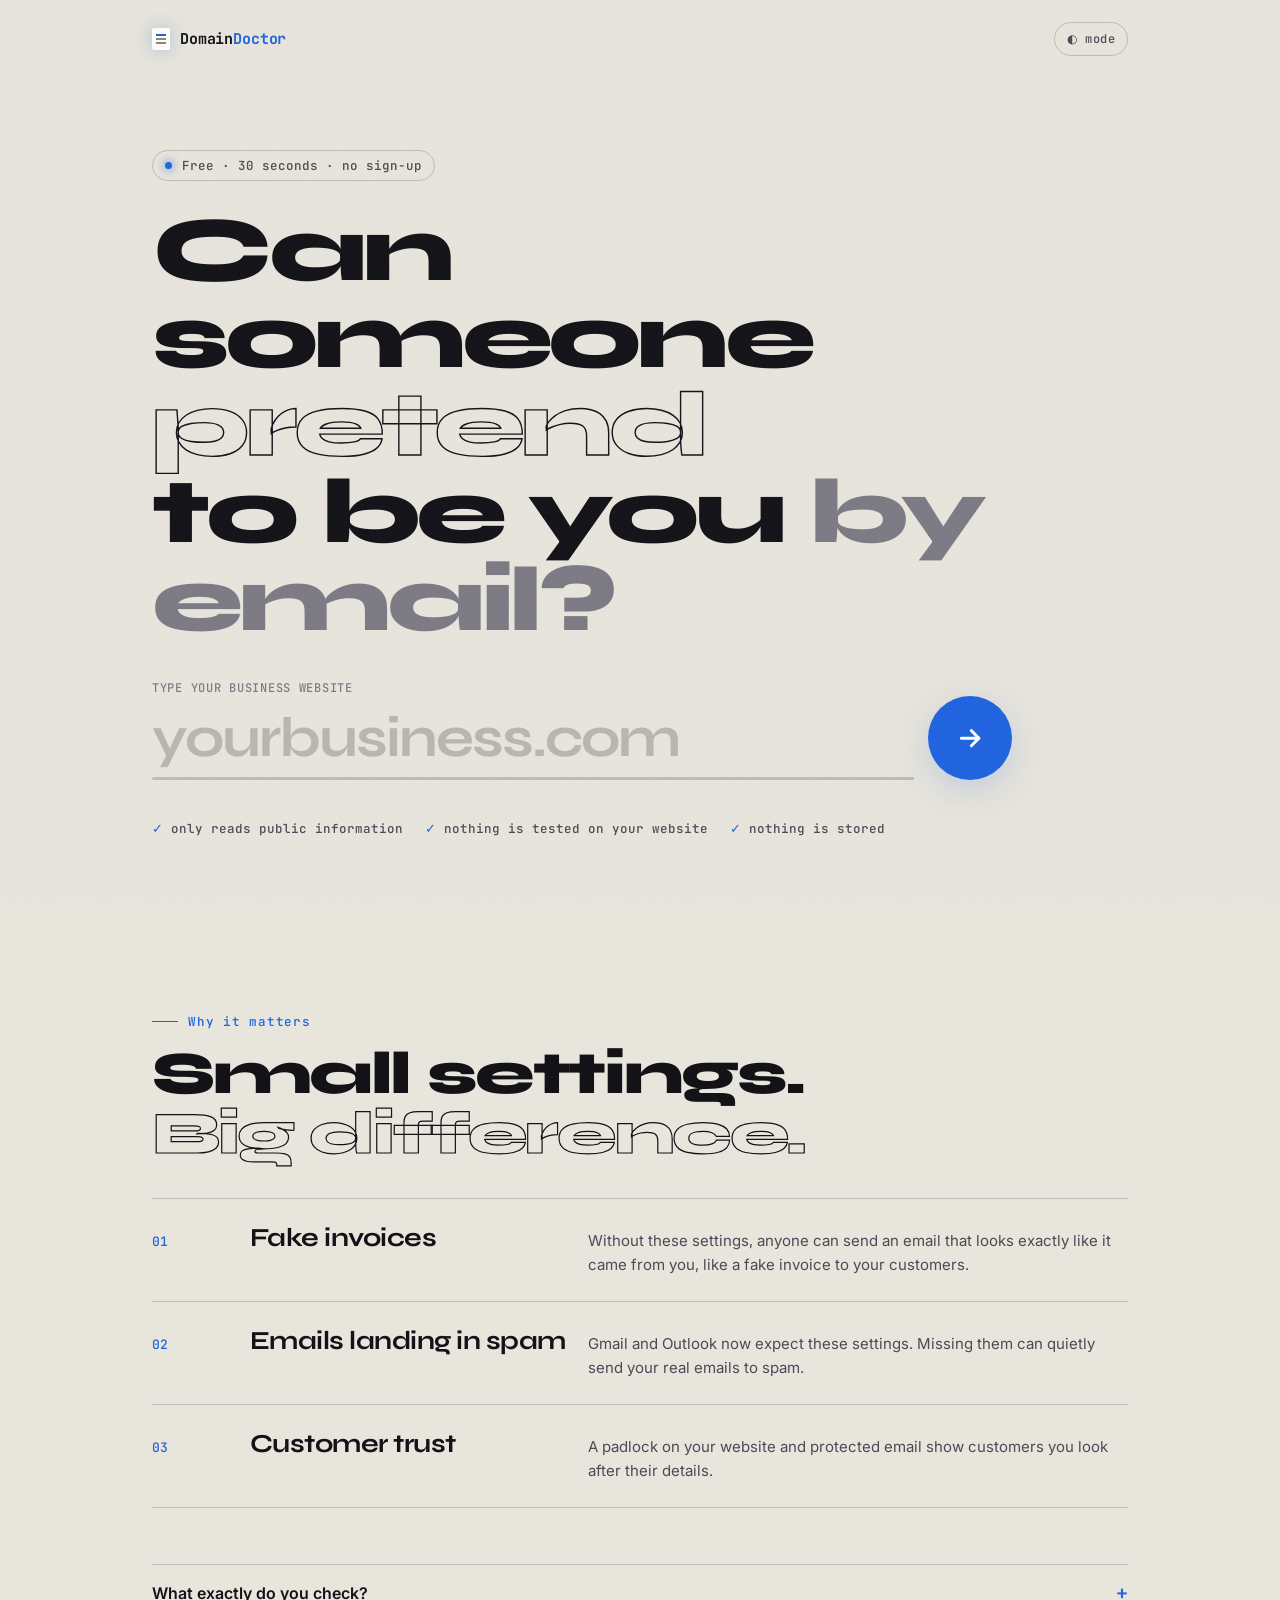
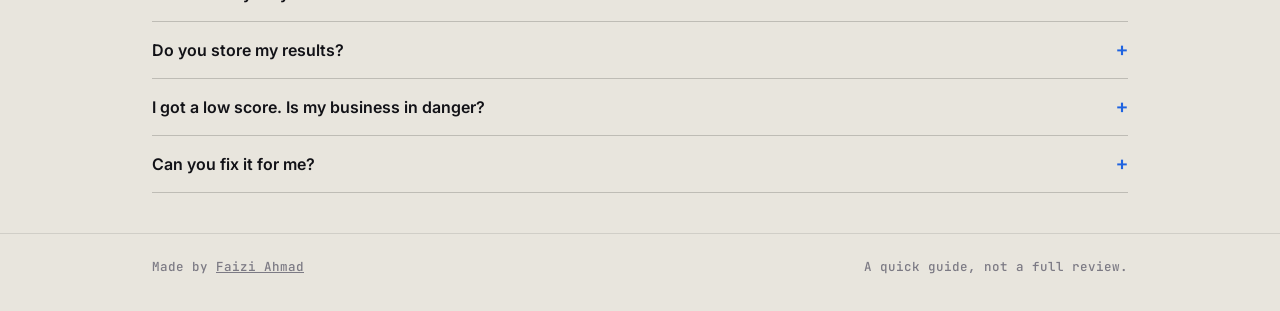
<file: index.html>
<!doctype html>
<html lang="en">
<head>
<meta charset="utf-8">
<meta name="viewport" content="width=device-width, initial-scale=1">
<title>DomainDoctor — Free Domain Check-up</title>
<meta name="description" content="Free 30-second check: can someone send emails pretending to be your business? Plain-English results and simple fixes. Uses public information only.">
<meta property="og:title" content="Can someone pretend to be your business by email?">
<meta property="og:description" content="Free 30-second DomainDoctor check-up with plain-English fixes.">
<meta name="theme-color" content="#0a0a0f">
<link rel="icon" href="data:image/svg+xml,%3Csvg xmlns='http://www.w3.org/2000/svg' viewBox='0 0 32 32'%3E%3Crect width='32' height='32' rx='7' fill='%230a0a0f'/%3E%3Crect x='7' y='6' width='18' height='21' rx='1.5' fill='%23f2efe6'/%3E%3Cpath d='M11 12h10M11 16h10M11 20h6' stroke='%233d8bff' stroke-width='2'/%3E%3C/svg%3E">
<link rel="preconnect" href="https://fonts.googleapis.com">
<link rel="preconnect" href="https://fonts.gstatic.com" crossorigin>
<link href="https://fonts.googleapis.com/css2?family=Syne:wght@600;700;800&family=Inter:wght@400;500;600&family=JetBrains+Mono:wght@400;500;700&display=swap" rel="stylesheet">
<style>
:root {
  --stage: #0a0a0f;
  --stage-2: #111118;
  --text: #f4f4f7;
  --text-2: #a9a9b8;
  --muted: #6c6c7e;
  --line: rgba(255,255,255,.09);
  --line-2: rgba(255,255,255,.16);
  --brand: #3d8bff;
  --brand-glow: rgba(61,139,255,.45);
  --paper: #f2efe6;
  --paper-2: #e7e3d7;
  --ink: #1b1a17;
  --ink-2: #57544c;
  --ink-3: #8a867b;
  --red: #d8323a;
  --amber: #c27a06;
  --green: #17864a;
  --display: "Syne", "Inter", system-ui, sans-serif;
  --sans: "Inter", system-ui, -apple-system, "Segoe UI", sans-serif;
  --mono: "JetBrains Mono", ui-monospace, Menlo, monospace;
  --ease: cubic-bezier(.22,1,.36,1);
  color-scheme: dark;
}
@media (prefers-color-scheme: light) {
  :root:not([data-theme="dark"]) {
    --stage: #e8e5dd; --stage-2: #dedad0; --text: #121217; --text-2: #4b4a55; --muted: #7c7a84;
    --line: rgba(0,0,0,.1); --line-2: rgba(0,0,0,.18); --brand: #1f63e0; --brand-glow: rgba(31,99,224,.3);
    --paper: #fffdf7; --paper-2: #f1ede2; color-scheme: light;
  }
}
:root[data-theme="light"] {
  --stage: #e8e5dd; --stage-2: #dedad0; --text: #121217; --text-2: #4b4a55; --muted: #7c7a84;
  --line: rgba(0,0,0,.1); --line-2: rgba(0,0,0,.18); --brand: #1f63e0; --brand-glow: rgba(31,99,224,.3);
  --paper: #fffdf7; --paper-2: #f1ede2; color-scheme: light;
}
* { box-sizing: border-box; }
html { -webkit-text-size-adjust: 100%; }
body { margin: 0; background: var(--stage); color: var(--text); font: 15px/1.6 var(--sans); -webkit-font-smoothing: antialiased; overflow-x: hidden; transition: background .3s, color .3s; }
body::after { content: ""; position: fixed; inset: 0; pointer-events: none; z-index: 50; opacity: .04; background-image: url("data:image/svg+xml,%3Csvg xmlns='http://www.w3.org/2000/svg' width='160' height='160'%3E%3Cfilter id='n'%3E%3CfeTurbulence type='fractalNoise' baseFrequency='.9' numOctaves='3' stitchTiles='stitch'/%3E%3C/filter%3E%3Crect width='100%25' height='100%25' filter='url(%23n)'/%3E%3C/svg%3E"); }
::selection { background: var(--brand); color: #fff; }
a { color: inherit; }
button, input { font: inherit; color: inherit; }
:focus-visible { outline: 2px solid var(--brand); outline-offset: 3px; border-radius: 6px; }
.wrap { max-width: 1040px; margin: 0 auto; padding: 0 16px; }
@media (min-width: 768px) { .wrap { padding: 0 32px; } }
.sr-only { position: absolute; width: 1px; height: 1px; overflow: hidden; clip: rect(0 0 0 0); white-space: nowrap; }
.mono { font-family: var(--mono); }

/* top bar */
.top { display: flex; align-items: center; justify-content: space-between; padding: 22px 0; }
.logo { font: 700 15px var(--mono); letter-spacing: -.01em; text-decoration: none; display: flex; align-items: center; gap: 10px; }
.logo b { color: var(--brand); }
.logo .logo-slip { width: 18px; height: 22px; background: var(--paper); border-radius: 2px; position: relative; box-shadow: 0 0 18px var(--brand-glow); }
.logo .logo-slip::before { content: ""; position: absolute; left: 4px; right: 4px; top: 6px; height: 2px; background: var(--brand); box-shadow: 0 4px 0 var(--ink-3), 0 8px 0 var(--ink-3); }
.theme { height: 34px; padding: 0 12px; border-radius: 999px; border: 1px solid var(--line-2); background: transparent; cursor: pointer; font: 500 12px var(--mono); color: var(--text-2); letter-spacing: .04em; }
.theme:hover { color: var(--text); border-color: var(--brand); }

/* hero */
.hero { padding: clamp(28px, 6vw, 72px) 0 12px; }
.tag { display: inline-flex; align-items: center; gap: 10px; font: 500 12.5px var(--mono); color: var(--text-2); border: 1px solid var(--line-2); padding: 6px 12px; border-radius: 999px; }
.tag i { width: 7px; height: 7px; border-radius: 50%; background: var(--brand); box-shadow: 0 0 10px var(--brand); }
h1 { font: 800 clamp(38px, 7.4vw, 92px)/.95 var(--display); letter-spacing: -.045em; margin: 26px 0 0; }
h1 .dim { color: var(--muted); }
h1 .outline { color: transparent; -webkit-text-stroke: 1.4px var(--text); }

form { margin-top: clamp(22px, 3.4vw, 36px); display: grid; grid-template-columns: minmax(0, 1fr) auto; align-items: end; gap: 14px; max-width: 860px; }
.field { position: relative; }
.field label { display: block; font: 500 12px var(--mono); color: var(--muted); letter-spacing: .06em; margin-bottom: 6px; }
.field input { width: 100%; border: 0; outline: 0; background: transparent; font: 700 clamp(26px, 5vw, 56px)/1.15 var(--display); letter-spacing: -.035em; padding: 4px 0 10px; color: var(--brand); caret-color: var(--brand); }
.field input::placeholder { color: color-mix(in srgb, var(--text) 22%, transparent); }
.field::after { content: ""; position: absolute; left: 0; right: 0; bottom: 0; height: 3px; background: var(--line-2); border-radius: 2px; }
.field::before { content: ""; position: absolute; left: 0; bottom: 0; height: 3px; width: 100%; background: var(--brand); border-radius: 2px; z-index: 1; transform: scaleX(0); transform-origin: left; transition: transform .5s var(--ease); box-shadow: 0 0 16px var(--brand-glow); }
.field:focus-within::before { transform: scaleX(1); }
.go { width: clamp(60px, 8vw, 84px); height: clamp(60px, 8vw, 84px); border-radius: 50%; border: 0; background: var(--brand); color: #fff; cursor: pointer; display: grid; place-items: center; box-shadow: 0 10px 40px -8px var(--brand-glow); transition: transform .35s var(--ease), box-shadow .35s; }
.go:hover { transform: scale(1.06) rotate(-8deg); box-shadow: 0 14px 50px -6px var(--brand-glow); }
.go:disabled { opacity: .6; cursor: default; transform: none; }
.go svg { width: 42%; height: 42%; }
.go.busy svg { animation: spin 1s linear infinite; }
@keyframes spin { to { transform: rotate(360deg); } }
.err { color: #ff6b6f; font: 500 13.5px var(--mono); min-height: 22px; margin-top: 12px; }
.promises { display: flex; flex-wrap: wrap; gap: 8px 22px; margin-top: 6px; font: 500 12.5px var(--mono); color: var(--text-2); }
.promises span::before { content: "✓ "; color: var(--brand); }

/* printer + slip */
#results { padding: 34px 0 20px; }
.printer { position: relative; max-width: 560px; margin: 0 auto; height: 26px; border-radius: 13px; background: var(--stage-2); border: 1px solid var(--line-2); box-shadow: inset 0 -6px 12px rgba(0,0,0,.35); z-index: 2; }
.printer::after { content: ""; position: absolute; left: 22px; right: 22px; top: 11px; height: 4px; border-radius: 2px; background: #000; box-shadow: 0 0 0 1px var(--line), 0 0 14px var(--brand-glow); }
.printer .led { position: absolute; right: 10px; top: 9px; width: 7px; height: 7px; border-radius: 50%; background: var(--brand); box-shadow: 0 0 10px var(--brand); }
.printer.working .led { animation: blink .5s steps(1) infinite; }
@keyframes blink { 50% { opacity: .2; } }
.feed { max-width: 520px; margin: -12px auto 0; overflow: hidden; padding: 0 14px 40px; }
.slip { position: relative; background: var(--paper); color: var(--ink); font: 13.5px/1.55 var(--mono); padding: 34px 26px 26px; box-shadow: 0 30px 60px -20px rgba(0,0,0,.7), 0 2px 0 rgba(0,0,0,.05);
  -webkit-mask: radial-gradient(circle 6px at 50% 100%, transparent 5.5px, #000 6px) 0 100% / 16px 12px repeat-x, linear-gradient(#000 0 0) 0 0 / 100% calc(100% - 11px) no-repeat;
  mask: radial-gradient(circle 6px at 50% 100%, transparent 5.5px, #000 6px) 0 100% / 16px 12px repeat-x, linear-gradient(#000 0 0) 0 0 / 100% calc(100% - 11px) no-repeat;
  transform: translateY(-101%); }
.slip.out { transform: none; transition: transform 1.6s cubic-bezier(.35,.1,.25,1); }
.slip::before { content: ""; position: absolute; inset: 0; pointer-events: none; background: repeating-linear-gradient(0deg, rgba(0,0,0,.018) 0 1px, transparent 1px 3px); }
.s-head { text-align: center; }
.s-head .brand { font-weight: 700; letter-spacing: .18em; font-size: 12px; color: var(--ink-2); }
.s-head .dom { font: 700 clamp(20px, 5vw, 26px)/1.2 var(--display); letter-spacing: -.02em; color: var(--ink); margin: 10px 0 2px; word-break: break-all; }
.s-head .when { color: var(--ink-3); font-size: 12px; }
.rule { border: 0; border-top: 1.5px dashed color-mix(in srgb, var(--ink) 35%, transparent); margin: 18px 0; }
.score { display: flex; align-items: baseline; justify-content: center; gap: 8px; }
.score b { font: 800 76px/1 var(--display); letter-spacing: -.05em; }
.score span { color: var(--ink-3); }
.verdict { text-align: center; color: var(--ink-2); margin-top: 6px; font-size: 13px; }

.lines { margin: 0; padding: 0; list-style: none; }
.lines details { border-bottom: 1px dotted color-mix(in srgb, var(--ink) 22%, transparent); }
.lines details:last-child { border-bottom: 0; }
.lines summary { list-style: none; cursor: pointer; display: flex; align-items: baseline; gap: 8px; padding: 9px 0; }
.lines summary::-webkit-details-marker { display: none; }
.lines summary .lbl { white-space: nowrap; }
.lines summary .dots { flex: 1; min-width: 12px; border-bottom: 2px dotted color-mix(in srgb, var(--ink) 30%, transparent); transform: translateY(-4px); }
.lines summary .val { font-weight: 700; white-space: nowrap; }
.lines summary .car { color: var(--ink-3); transition: transform .3s var(--ease); display: inline-block; width: 10px; }
.lines details[open] summary .car { transform: rotate(90deg); }
.lines summary:hover .lbl { text-decoration: underline; text-underline-offset: 3px; }
.v-good { color: var(--green); } .v-warn { color: var(--amber); } .v-bad { color: var(--red); } .v-tip { color: var(--ink-3); }
.lines .more { padding: 2px 0 14px 18px; font: 13.5px/1.6 var(--sans); color: var(--ink-2); }
.lines .more p { margin: 0 0 8px; }
.lines .more .fix { background: var(--paper-2); border-left: 3px solid var(--ink); padding: 10px 12px; margin-top: 6px; }
.lines .more .fix b { display: block; font: 700 11px var(--mono); letter-spacing: .12em; color: var(--ink); margin-bottom: 4px; }
.lines .more code, .lines .more pre { font-family: var(--mono); font-size: 12px; }
.lines .more pre { margin: 6px 0 0; padding: 8px 10px; background: var(--paper); border: 1px dashed color-mix(in srgb, var(--ink) 25%, transparent); white-space: pre-wrap; word-break: break-all; }
.lines .found { font: 11.5px/1.5 var(--mono); color: var(--ink-3); word-break: break-all; margin-top: 6px; }
.lines li { opacity: 0; transform: translateY(-4px); }
.lines li.in { opacity: 1; transform: none; transition: opacity .25s, transform .25s; }
.hint { text-align: center; color: var(--ink-3); font-size: 11.5px; margin-top: 12px; }

.stamp { position: absolute; right: 16px; top: 128px; font: 800 22px/1 var(--display); letter-spacing: .06em; text-transform: uppercase; padding: 8px 14px; border: 4px solid currentColor; border-radius: 8px; transform: rotate(-12deg) scale(2.2); opacity: 0; pointer-events: none; mix-blend-mode: multiply; max-width: 70%; background: color-mix(in srgb, currentColor 6%, transparent); text-align: center;
  -webkit-mask: url("data:image/svg+xml,%3Csvg xmlns='http://www.w3.org/2000/svg' width='120' height='60'%3E%3Cfilter id='r'%3E%3CfeTurbulence type='fractalNoise' baseFrequency='.7' numOctaves='2'/%3E%3CfeColorMatrix values='0 0 0 0 0 0 0 0 0 0 0 0 0 0 0 0 0 0 -1.3 1.3'/%3E%3C/filter%3E%3Crect width='100%25' height='100%25' filter='url(%23r)'/%3E%3C/svg%3E");
  mask: url("data:image/svg+xml,%3Csvg xmlns='http://www.w3.org/2000/svg' width='120' height='60'%3E%3Cfilter id='r'%3E%3CfeTurbulence type='fractalNoise' baseFrequency='.7' numOctaves='2'/%3E%3CfeColorMatrix values='0 0 0 0 0 0 0 0 0 0 0 0 0 0 0 0 0 0 -1.3 1.3'/%3E%3C/filter%3E%3Crect width='100%25' height='100%25' filter='url(%23r)'/%3E%3C/svg%3E"); }
.stamp.yes { color: var(--red); } .stamp.maybe { color: var(--amber); } .stamp.no { color: var(--green); }
.stamp.hit { opacity: .95; transform: rotate(-12deg) scale(1); transition: transform .28s cubic-bezier(.5,1.8,.6,1), opacity .12s; }
@media (max-width: 480px) { .stamp { font-size: 16px; top: 120px; right: 10px; } }
.barcode { height: 44px; margin: 20px auto 6px; max-width: 280px; background: repeating-linear-gradient(90deg, var(--ink) 0 2px, transparent 2px 4px, var(--ink) 4px 5px, transparent 5px 8px, var(--ink) 8px 11px, transparent 11px 12px, var(--ink) 12px 13px, transparent 13px 17px); }
.thanks { text-align: center; font-size: 12px; color: var(--ink-3); letter-spacing: .12em; }

/* after the slip */
.after { max-width: 760px; margin: 0 auto; display: grid; gap: 14px; }
.cta { position: relative; overflow: hidden; border: 1px solid var(--line-2); border-radius: 20px; padding: 26px; background: var(--stage-2); display: grid; gap: 18px; align-items: center; }
@media (min-width: 700px) { .cta { grid-template-columns: 1fr auto; padding: 30px 32px; } }
.cta::before { content: ""; position: absolute; width: 400px; height: 400px; right: -140px; top: -200px; background: radial-gradient(closest-side, var(--brand-glow), transparent); pointer-events: none; }
.cta > * { position: relative; }
.cta h3 { font: 800 clamp(22px, 3vw, 30px)/1.1 var(--display); letter-spacing: -.03em; margin: 0 0 8px; }
.cta p { margin: 0; color: var(--text-2); }
.btn { display: inline-flex; align-items: center; gap: 10px; padding: 14px 22px; border-radius: 999px; font-weight: 600; text-decoration: none; background: var(--brand); color: #fff; white-space: nowrap; box-shadow: 0 10px 30px -10px var(--brand-glow); transition: transform .3s var(--ease); }
.btn:hover { transform: translateY(-2px); }
.tools { display: flex; flex-wrap: wrap; justify-content: center; gap: 8px; }
.tools button { font: 500 12.5px var(--mono); border: 1px solid var(--line-2); background: transparent; border-radius: 999px; padding: 9px 14px; cursor: pointer; color: var(--text-2); }
.tools button:hover { color: var(--text); border-color: var(--brand); }

/* explainer */
.why { padding: clamp(60px, 9vw, 110px) 0 40px; }
.kicker { font: 500 12.5px var(--mono); color: var(--brand); letter-spacing: .06em; display: flex; align-items: center; gap: 10px; }
.kicker::before { content: ""; width: 26px; height: 1px; background: var(--brand); }
.why h2 { font: 800 clamp(30px, 5vw, 60px)/1 var(--display); letter-spacing: -.04em; margin: 14px 0 34px; }
.why h2 .outline { color: transparent; -webkit-text-stroke: 1.2px var(--text); }
.rows { border-top: 1px solid var(--line-2); }
.row { display: grid; grid-template-columns: 56px minmax(0,1fr); gap: 4px 18px; padding: 24px 0; border-bottom: 1px solid var(--line-2); }
@media (min-width: 800px) { .row { grid-template-columns: 80px 320px minmax(0,1fr); align-items: baseline; } }
.row .n { font: 500 13px var(--mono); color: var(--brand); }
.row h3 { font: 700 clamp(20px, 2.4vw, 26px)/1.15 var(--display); letter-spacing: -.02em; margin: 0; }
.row p { margin: 0; color: var(--text-2); grid-column: 2; }
@media (min-width: 800px) { .row p { grid-column: 3; } }
.faq { margin-top: 56px; display: grid; gap: 0; border-top: 1px solid var(--line-2); }
.faq details { border-bottom: 1px solid var(--line-2); }
.faq summary { list-style: none; cursor: pointer; padding: 18px 0; display: flex; justify-content: space-between; gap: 16px; font: 600 16px var(--sans); }
.faq summary::-webkit-details-marker { display: none; }
.faq summary::after { content: "+"; font: 500 20px/1 var(--mono); color: var(--brand); transition: transform .3s var(--ease); }
.faq details[open] summary::after { transform: rotate(45deg); }
.faq p { margin: 0 0 18px; color: var(--text-2); max-width: 44em; }
footer { border-top: 1px solid var(--line); padding: 24px 0 36px; font: 500 12.5px var(--mono); color: var(--muted); }
footer .wrap { display: flex; flex-wrap: wrap; justify-content: space-between; gap: 10px; }
@media (prefers-reduced-motion: reduce) {
  .slip, .slip.out { transform: none; transition: none; }
  .lines li { opacity: 1; transform: none; }
  .stamp { transition: none !important; }
  .go.busy svg { animation: none; }
}
</style>
</head>
<body>

<div class="wrap">
  <header class="top">
    <a class="logo" href="./"><span class="logo-slip" aria-hidden="true"></span><span>Domain<b>Doctor</b></span></a>
    <button class="theme" id="theme" type="button" aria-label="Switch light or dark mode">◐ mode</button>
  </header>

  <section class="hero">
    <span class="tag"><i></i>Free · 30 seconds · no sign-up</span>
    <h1>Can someone <span class="outline">pretend</span><br>to be you <span class="dim">by email?</span></h1>
    <form id="form" autocomplete="off" novalidate>
      <div class="field">
        <label for="domain">TYPE YOUR BUSINESS WEBSITE</label>
        <input id="domain" name="domain" placeholder="yourbusiness.com" inputmode="url" autocapitalize="off" spellcheck="false" required>
      </div>
      <button class="go" id="go" type="submit" aria-label="Check now">
        <svg viewBox="0 0 24 24" fill="none" stroke="currentColor" stroke-width="2.4" stroke-linecap="round" stroke-linejoin="round"><path d="M5 12h14M13 6l6 6-6 6"/></svg>
      </button>
    </form>
    <div class="err" id="err" role="alert"></div>
    <div class="promises"><span>only reads public information</span><span>nothing is tested on your website</span><span>nothing is stored</span></div>
  </section>

  <section id="results" aria-live="polite"></section>
</div>

<section class="why">
  <div class="wrap">
    <div class="kicker">Why it matters</div>
    <h2>Small settings.<br><span class="outline">Big difference.</span></h2>
    <div class="rows">
      <div class="row"><span class="n">01</span><h3>Fake invoices</h3><p>Without these settings, anyone can send an email that looks exactly like it came from you, like a fake invoice to your customers.</p></div>
      <div class="row"><span class="n">02</span><h3>Emails landing in spam</h3><p>Gmail and Outlook now expect these settings. Missing them can quietly send your real emails to spam.</p></div>
      <div class="row"><span class="n">03</span><h3>Customer trust</h3><p>A padlock on your website and protected email show customers you look after their details.</p></div>
    </div>
    <div class="faq">
      <details><summary>What exactly do you check?</summary><p>Only public settings on your domain: the same records every email service reads when it receives an email from you. We also check your website opens with a secure padlock. Nothing else on your website is touched.</p></details>
      <details><summary>Do you store my results?</summary><p>No. The check runs in your browser and nothing is saved on our side.</p></details>
      <details><summary>I got a low score. Is my business in danger?</summary><p>Not necessarily. It means some easy protections are missing. Most fixes take 10–15 minutes in your domain settings, and each line on your slip shows how.</p></details>
      <details><summary>Can you fix it for me?</summary><p>Yes. I also offer a full check-up of your website and business systems with a plain-English report, plus weekly monitoring. Use the button under your results.</p></details>
    </div>
  </div>
</section>

<footer>
  <div class="wrap">
    <span>Made by <a href="https://github.com/faiziahmad" target="_blank" rel="noopener">Faizi Ahmad</a></span>
    <span>A quick guide, not a full review.</span>
  </div>
</footer>

<script>
(function () {
  "use strict";
  /* ---------- settings: edit these ---------- */
  var CONTACT_EMAIL = "faizia995@gmail.com";
  var CHECKUP_PRICE = "$299";           // price shown for the full check-up

  var root = document.documentElement;
  var reduced = window.matchMedia("(prefers-reduced-motion: reduce)").matches;
  try { var t = localStorage.getItem("dd-theme"); if (t) root.setAttribute("data-theme", t); } catch (e) {}
  document.getElementById("theme").addEventListener("click", function () {
    var cur = root.getAttribute("data-theme") || (window.matchMedia("(prefers-color-scheme: light)").matches ? "light" : "dark");
    var next = cur === "dark" ? "light" : "dark";
    root.setAttribute("data-theme", next);
    try { localStorage.setItem("dd-theme", next); } catch (e) {}
  });

  var form = document.getElementById("form"), input = document.getElementById("domain");
  var go = document.getElementById("go"), err = document.getElementById("err"), out = document.getElementById("results");

  function esc(s) { return String(s).replace(/[&<>"']/g, function (c) { return { "&": "&amp;", "<": "&lt;", ">": "&gt;", '"': "&quot;", "'": "&#39;" }[c]; }); }

  function cleanDomain(v) {
    v = (v || "").trim().toLowerCase();
    v = v.replace(/^[a-z]+:\/\//, "").replace(/^[^@\/]*@/, "").split(/[\/?#:]/)[0].replace(/\.$/, "");
    if (v.indexOf("www.") === 0) v = v.slice(4);
    return /^(?=.{3,253}$)([a-z0-9](?:[a-z0-9-]{0,61}[a-z0-9])?\.)+[a-z]{2,63}$/.test(v) ? v : null;
  }

  /* ---------- public DNS lookups (DNS over HTTPS) ---------- */
  var RESOLVERS = [
    function (n, t) { return "https://dns.google/resolve?name=" + encodeURIComponent(n) + "&type=" + t + "&do=1"; },
    function (n, t) { return "https://cloudflare-dns.com/dns-query?name=" + encodeURIComponent(n) + "&type=" + t + "&do=1"; }
  ];
  function withTimeout(p, ms) { return Promise.race([p, new Promise(function (_, rej) { setTimeout(function () { rej(new Error("timeout")); }, ms); })]); }
  function dns(name, type) {
    var i = 0;
    function attempt() {
      var url = RESOLVERS[i](name, type);
      return withTimeout(fetch(url, { headers: { accept: "application/dns-json" } }), 7000)
        .then(function (r) { if (!r.ok) throw new Error("http " + r.status); return r.json(); })
        .catch(function (e) { i++; if (i < RESOLVERS.length) return attempt(); throw e; });
    }
    return attempt();
  }
  var TYPE_NUM = { TXT: 16, MX: 15, CAA: 257, A: 1 };
  function answers(res, type) {
    return (res.Answer || []).filter(function (a) { return a.type === TYPE_NUM[type]; }).map(function (a) { return a.data; });
  }
  function txtJoin(d) { // "v=spf1 " "include:x" -> v=spf1 include:x
    var parts = d.match(/"((?:[^"\\]|\\.)*)"/g);
    return parts ? parts.map(function (p) { return p.slice(1, -1).replace(/\\"/g, '"'); }).join("") : d;
  }
  function txt(name) { return dns(name, "TXT").then(function (r) { return { status: r.Status, list: answers(r, "TXT").map(txtJoin), ad: !!r.AD }; }); }

  function httpsWorks(domain) {
    var tryUrl = function (u) { return withTimeout(fetch(u, { mode: "no-cors", cache: "no-store", redirect: "follow" }), 9000).then(function () { return true; }); };
    return tryUrl("https://" + domain + "/").catch(function () { return tryUrl("https://www." + domain + "/"); }).catch(function () { return false; });
  }

  /* ---------- checks ---------- */
  function checkSPF(r, hasMail) {
    var spf = r.list.filter(function (s) { return /^v=spf1(\s|$)/i.test(s); });
    var c = { key: "spf", title: "List of who can send your emails", weight: 20 };
    if (!spf.length) {
      return Object.assign(c, { st: "bad", pill: "Missing", pts: 0, one: "Anyone could send email that looks like it came from you.",
        body: "<p>Your domain doesn't publish a list of the services allowed to send email for you (called an <b>SPF record</b>). Email providers can't tell your real emails from fake ones.</p>",
        fix: "Add a TXT record at your domain provider. Your email provider (Google Workspace, Microsoft 365, etc.) gives you the exact value. For Google Workspace it looks like:<pre>v=spf1 include:_spf.google.com ~all</pre>" + (hasMail ? "" : "If you don't send email from this domain at all, use:<pre>v=spf1 -all</pre>") });
    }
    if (spf.length > 1) {
      return Object.assign(c, { st: "bad", pill: "Broken", pts: 5, one: "You have more than one list, so email providers ignore them.", found: spf,
        body: "<p>Only one SPF record is allowed. With two or more, email providers treat it as an error.</p>",
        fix: "Merge them into one TXT record that starts with <code>v=spf1</code> and contains all your senders." });
    }
    var s = spf[0], m = s.match(/([+?~-])?all\b/i), q = m ? (m[1] || "+") : null;
    if (q === "-" || q === "~") {
      return Object.assign(c, { st: "good", pill: "Good", pts: 20, one: q === "-" ? "Strict list in place. Nice." : "List in place.", found: spf,
        body: "<p>Your domain lists the services allowed to send email for you, and tells providers to distrust anything else.</p>" });
    }
    return Object.assign(c, { st: "warn", pill: "Too open", pts: 8, one: "The list exists but lets anyone through.", found: spf,
      body: "<p>Your SPF record ends in a way that doesn't reject unknown senders" + (q === "+" ? " (it effectively allows <b>everyone</b>)" : "") + ".</p>",
      fix: "Change the ending to <code>~all</code> (or <code>-all</code> once you're sure every sender is listed)." });
  }

  function checkDMARC(r) {
    var rec = r.list.filter(function (s) { return /^v=DMARC1/i.test(s); });
    var c = { key: "dmarc", title: "Rule for what happens to fake emails", weight: 30 };
    var fix = "Add a TXT record named <code>_dmarc</code> at your domain provider. A safe starting point:<pre>v=DMARC1; p=quarantine; rua=mailto:you@yourbusiness.com</pre>After a few weeks with no problems, change <code>p=quarantine</code> to <code>p=reject</code>.";
    if (!rec.length) {
      return Object.assign(c, { st: "bad", pill: "Missing", pts: 0, one: "Fake emails in your name are delivered like real ones.",
        body: "<p>There's no <b>DMARC</b> rule, so email providers don't know what to do with emails that fail your checks. Most will simply deliver them. Gmail and Yahoo also now expect this for businesses.</p>", fix: fix });
    }
    var p = (rec[0].match(/(?:^|;)\s*p\s*=\s*(\w+)/i) || [])[1];
    p = p ? p.toLowerCase() : "";
    if (p === "reject") return Object.assign(c, { st: "good", pill: "Strong", pts: 30, one: "Fake emails get blocked.", found: rec, body: "<p>Emails that pretend to be you are rejected. This is the best setting.</p>" });
    if (p === "quarantine") return Object.assign(c, { st: "good", pill: "Good", pts: 25, one: "Fake emails go to spam.", found: rec, body: "<p>Emails that pretend to be you are sent to spam. Moving to <code>p=reject</code> later blocks them completely.</p>" });
    return Object.assign(c, { st: "warn", pill: "Watching only", pts: 10, one: "The rule exists but fake emails still get through.", found: rec,
      body: "<p>Your DMARC rule is set to <code>p=none</code>, which only reports problems. It doesn't stop anything.</p>", fix: "Once your real emails are passing, change <code>p=none</code> to <code>p=quarantine</code>, then later to <code>p=reject</code>." });
  }

  function checkHTTPS(ok) {
    var c = { key: "https", title: "Website opens with a secure padlock", weight: 25 };
    if (ok) return Object.assign(c, { st: "good", pill: "Good", pts: 25, one: "Visitors see the padlock.", body: "<p>Your website loads over a secure connection (HTTPS), so what visitors type stays private.</p>" });
    return Object.assign(c, { st: "warn", pill: "Couldn't confirm", pts: 8, one: "We couldn't open a secure version of your site.",
      body: "<p>We couldn't load your website over HTTPS. The site may be down, blocking checks, or missing a certificate.</p>",
      fix: "Most hosts offer a free certificate (Let's Encrypt) with one click. Turn it on and make sure <code>http://</code> redirects to <code>https://</code>." });
  }

  function checkDNSSEC(ad) {
    var c = { key: "dnssec", title: "Domain settings are signed", weight: 10 };
    if (ad) return Object.assign(c, { st: "good", pill: "Good", pts: 10, one: "Your domain's answers can't be quietly swapped.", body: "<p><b>DNSSEC</b> is on, so people are sent to the real you, not a look-alike.</p>" });
    return Object.assign(c, { st: "tip", pill: "Nice to have", pts: 3, one: "An extra layer that's switched off.",
      body: "<p><b>DNSSEC</b> adds a signature to your domain settings so nobody can quietly redirect your visitors or emails.</p>",
      fix: "Many domain providers (Cloudflare, Google Domains, Namecheap) let you turn on DNSSEC with one switch." });
  }

  function checkCAA(list) {
    var c = { key: "caa", title: "Only chosen companies can issue your padlock", weight: 7 };
    if (list.length) return Object.assign(c, { st: "good", pill: "Good", pts: 7, one: "You've limited who can create certificates for you.", found: list, body: "<p>A <b>CAA record</b> limits which companies can issue security certificates for your domain.</p>" });
    return Object.assign(c, { st: "tip", pill: "Nice to have", pts: 2, one: "Any certificate company could issue one for your domain.",
      body: "<p>A <b>CAA record</b> tells certificate companies which of them you trust. It's a small, free extra step.</p>",
      fix: "If you use Let's Encrypt, add a CAA record:<pre>0 issue \"letsencrypt.org\"</pre>" });
  }

  function checkMTASTS(r, hasMail) {
    var c = { key: "mtasts", title: "Emails to you travel securely", weight: 8 };
    var rec = r.list.filter(function (s) { return /^v=STSv1/i.test(s); });
    if (rec.length) return Object.assign(c, { st: "good", pill: "Good", pts: 8, one: "Incoming email must use a secure connection.", found: rec, body: "<p><b>MTA-STS</b> is on, so emails sent to you can't be read on the way.</p>" });
    return Object.assign(c, { st: "tip", pill: hasMail ? "Nice to have" : "Not needed", pts: hasMail ? 3 : 8, one: hasMail ? "Emails to you may travel without protection." : "This domain doesn't receive email.",
      body: hasMail ? "<p><b>MTA-STS</b> makes other email services use a secure connection when sending to you.</p>" : "<p>No mail servers found, so this doesn't apply.</p>",
      fix: hasMail ? "This needs a small policy file on your website plus one TXT record. Your email provider's help pages cover it, or I can set it up for you." : "" });
  }

  /* ---------- render: the printed slip ---------- */
  var SHORT = { spf: "Sender list", dmarc: "Fake-email rule", https: "Secure padlock", dnssec: "Signed settings", caa: "Padlock issuers", mtasts: "Secure incoming mail" };
  var VAL = { good: "OK", warn: "WEAK", bad: "MISSING", tip: "OPTIONAL" };
  function valOf(c) { if (c.st === "tip" && c.pts >= c.weight) return "OK"; if (c.key === "https" && c.st === "warn") return "UNSURE"; return VAL[c.st]; }

  function printerBusy(on, domain) {
    if (on) {
      out.innerHTML = '<div class="printer working"><span class="led"></span></div><p class="mono" style="text-align:center;color:var(--text-2);font-size:13px;margin-top:18px">Printing your slip for <b style="color:var(--text)">' + esc(domain) + '</b>…</p>';
    }
  }

  function render(domain, checks) {
    var score = Math.round(checks.reduce(function (a, c) { return a + c.pts; }, 0) / checks.reduce(function (a, c) { return a + c.weight; }, 0) * 100);
    var spf = checks[0], dmarc = checks[1];
    var fakeCls = dmarc.pts >= 25 && spf.st === "good" ? "no" : (dmarc.pts >= 25 || spf.st === "good" ? "maybe" : "yes");
    var stampTxt = { yes: "At risk", maybe: "Partly protected", no: "Protected" }[fakeCls];
    var verdict = { yes: "Right now, someone could send fake emails as you.", maybe: "You're partly protected against fake emails.", no: "Fake emails in your name get stopped." }[fakeCls];
    var problems = checks.filter(function (c) { return c.st === "bad" || c.st === "warn"; }).length;
    var d = new Date();
    var when = d.toLocaleDateString(undefined, { day: "2-digit", month: "short", year: "numeric" }) + " · " + d.toTimeString().slice(0, 5);
    var ref = "#" + (Math.abs(domain.split("").reduce(function (h, ch) { return (h * 31 + ch.charCodeAt(0)) | 0; }, 7)) % 90000 + 10000);

    var lines = checks.map(function (c) {
      var val = valOf(c);
      var cls = val === "OK" ? "good" : c.st;
      return '<li><details><summary><span class="car">›</span><span class="lbl">' + SHORT[c.key] + '</span><span class="dots"></span><span class="val v-' + cls + '">' + val + '</span></summary>' +
        '<div class="more"><p><b>' + c.title + '.</b> ' + c.one + '</p>' + c.body +
        (c.fix ? '<div class="fix"><b>HOW TO FIX</b>' + c.fix + '</div>' : "") +
        (c.found && c.found.length ? '<div class="found">found: ' + c.found.map(esc).join("<br>") + '</div>' : "") + '</div></details></li>';
    }).join("");

    var html = '<div class="printer"><span class="led"></span></div><div class="feed"><article class="slip" id="slip" aria-label="Results for ' + esc(domain) + '">' +
      '<div class="s-head"><div class="brand">DOMAINDOCTOR CHECK-UP SLIP</div><div class="dom">' + esc(domain) + '</div><div class="when">' + when + ' · ' + ref + '</div></div>' +
      '<hr class="rule"><div class="score"><b id="num">0</b><span>/ 100</span></div><div class="verdict">' + verdict + '</div>' +
      '<div class="stamp ' + fakeCls + '" id="stamp">' + stampTxt + '</div>' +
      '<hr class="rule"><ul class="lines" id="lines">' + lines + '</ul>' +
      '<div class="hint">tap any line to see what it means and how to fix it</div>' +
      '<hr class="rule"><div class="barcode" aria-hidden="true"></div><div class="thanks">PUBLIC INFO ONLY · THANK YOU</div>' +
      '</article></div>';

    var subject = "Full check-up for " + domain;
    var bodyTxt = "Hi Faizi,\n\nI ran the free check on " + domain + " and got " + score + "/100 (" + problems + " thing" + (problems === 1 ? "" : "s") + " to fix).\nI'd like to know more about the full check-up.\n\nThanks";
    var mail = "mailto:" + CONTACT_EMAIL + "?subject=" + encodeURIComponent(subject) + "&body=" + encodeURIComponent(bodyTxt);
    html += '<div class="after"><div class="cta"><div><h3>' + (problems ? "Want it fixed for you?" : "Want a deeper look?") + '</h3><p>This slip covers public settings only. A full ' + CHECKUP_PRICE + ' check-up reviews your website, logins and business systems by hand, with a plain-English report and a free re-check.</p></div>' +
      '<a class="btn" href="' + esc(mail) + '">Get in touch →</a></div>' +
      '<div class="tools"><button type="button" id="copyLink">copy link to this slip</button><button type="button" id="copySum">copy summary</button><button type="button" id="again">check another</button></div></div>';
    out.innerHTML = html;

    var slip = document.getElementById("slip"), num = document.getElementById("num"), stamp = document.getElementById("stamp");
    var items = out.querySelectorAll(".lines li");
    function countUp() {
      if (reduced) { num.textContent = score; return; }
      var t0 = performance.now();
      (function step(t) { var p = Math.min(1, (t - t0) / 900); num.textContent = Math.round(score * (1 - Math.pow(1 - p, 3))); if (p < 1) requestAnimationFrame(step); })(t0);
    }
    if (reduced) {
      items.forEach(function (li) { li.classList.add("in"); });
      countUp(); stamp.classList.add("hit");
    } else {
      requestAnimationFrame(function () { requestAnimationFrame(function () { slip.classList.add("out"); }); });
      setTimeout(countUp, 500);
      items.forEach(function (li, i) { setTimeout(function () { li.classList.add("in"); }, 700 + i * 170); });
      setTimeout(function () { stamp.classList.add("hit"); }, 900 + items.length * 170);
      setTimeout(function () { slip.scrollIntoView({ behavior: "smooth", block: "start" }); }, 250);
    }

    var link = location.origin + location.pathname + "?d=" + encodeURIComponent(domain);
    function copy(txt, btn, label) {
      var done = function () { btn.textContent = "copied ✓"; setTimeout(function () { btn.textContent = label; }, 1500); };
      if (navigator.clipboard) navigator.clipboard.writeText(txt).then(done, function () {});
    }
    document.getElementById("copyLink").addEventListener("click", function () { copy(link, this, "copy link to this slip"); });
    document.getElementById("copySum").addEventListener("click", function () {
      var s = "DomainDoctor check-up: " + domain + " — " + score + "/100 (" + stampTxt + ")\n" + checks.map(function (c) { return SHORT[c.key] + ": " + valOf(c); }).join("\n") + "\n" + link;
      copy(s, this, "copy summary");
    });
    document.getElementById("again").addEventListener("click", function () { input.value = ""; out.innerHTML = ""; history.replaceState(null, "", location.pathname); window.scrollTo({ top: 0, behavior: reduced ? "auto" : "smooth" }); setTimeout(function () { input.focus(); }, reduced ? 0 : 400); });
  }

  function run(domain) {
    err.textContent = "";
    go.disabled = true; go.classList.add("busy");
    printerBusy(true, domain);
    history.replaceState(null, "", "?d=" + encodeURIComponent(domain));
    var mxP = dns(domain, "MX").then(function (r) { return { status: r.Status, list: answers(r, "MX") }; });
    Promise.all([mxP, txt(domain), txt("_dmarc." + domain), dns(domain, "CAA").then(function (r) { return answers(r, "CAA"); }), txt("_mta-sts." + domain).catch(function () { return { list: [] }; }), httpsWorks(domain)])
      .then(function (res) {
        var mx = res[0], rootTxt = res[1];
        if (mx.status === 3 || rootTxt.status === 3) {
          out.innerHTML = ""; err.textContent = "We couldn't find \"" + domain + "\". Check the spelling and try again."; return;
        }
        var hasMail = mx.list.filter(function (m) { return !/^0\s+\.$/.test(m); }).length > 0;
        render(domain, [checkSPF(rootTxt, hasMail), checkDMARC(res[2]), checkHTTPS(res[5]), checkDNSSEC(rootTxt.ad), checkCAA(res[3]), checkMTASTS(res[4], hasMail)]);
      })
      .catch(function () { out.innerHTML = ""; err.textContent = "Something went wrong reaching the public lookup service. Please try again in a moment."; })
      .then(function () { go.disabled = false; go.classList.remove("busy"); });
  }

  form.addEventListener("submit", function (e) {
    e.preventDefault();
    var d = cleanDomain(input.value);
    if (!d) { err.textContent = "Please enter a website like yourbusiness.com"; input.focus(); return; }
    input.value = d; run(d);
  });

  var pre = new URLSearchParams(location.search).get("d");
  if (pre) { var d0 = cleanDomain(pre); if (d0) { input.value = d0; run(d0); } }
})();
</script>
</body>
</html>
</file>
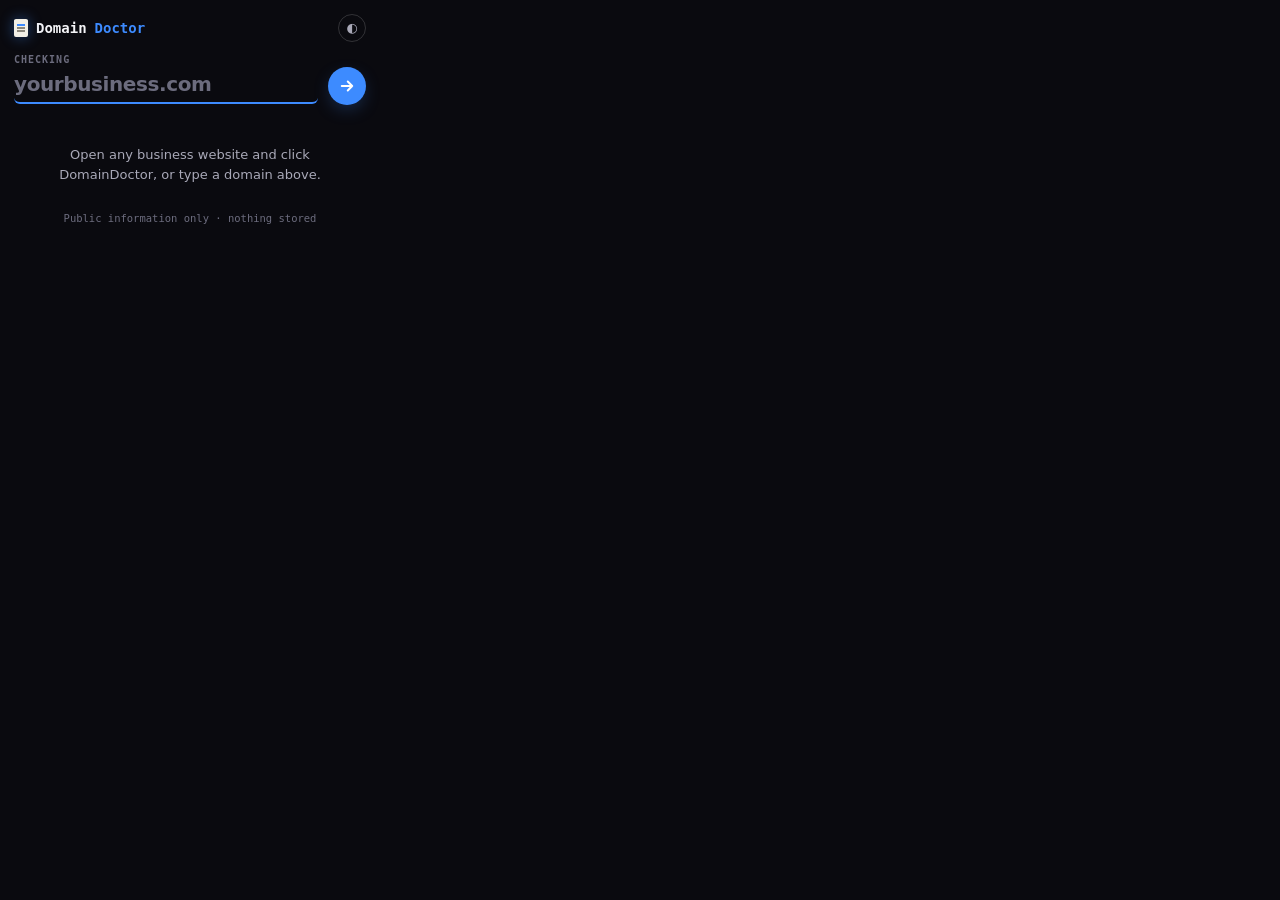
<file: extension/popup.html>
<!doctype html>
<html lang="en">
<head>
<meta charset="utf-8">
<title>DomainDoctor</title>
<link rel="stylesheet" href="popup.css">
</head>
<body>
  <header class="top">
    <span class="logo"><span class="logo-slip" aria-hidden="true"></span>Domain<b>Doctor</b></span>
    <button class="mode" id="mode" type="button" title="Switch light or dark">◐</button>
  </header>

  <form id="form" autocomplete="off" novalidate>
    <label for="domain">CHECKING</label>
    <div class="row">
      <input id="domain" placeholder="yourbusiness.com" spellcheck="false" autocapitalize="off">
      <button class="go" id="go" type="submit" aria-label="Check">
        <svg viewBox="0 0 24 24" fill="none" stroke="currentColor" stroke-width="2.6" stroke-linecap="round" stroke-linejoin="round"><path d="M5 12h14M13 6l6 6-6 6"/></svg>
      </button>
    </div>
  </form>
  <div class="err" id="err" role="alert"></div>

  <main id="results" aria-live="polite">
    <p class="idle">Open any business website and click DomainDoctor, or type a domain above.</p>
  </main>

  <footer class="foot">Public information only · nothing stored</footer>
  <script src="checks.js"></script>
  <script src="popup.js"></script>
</body>
</html>
</file>
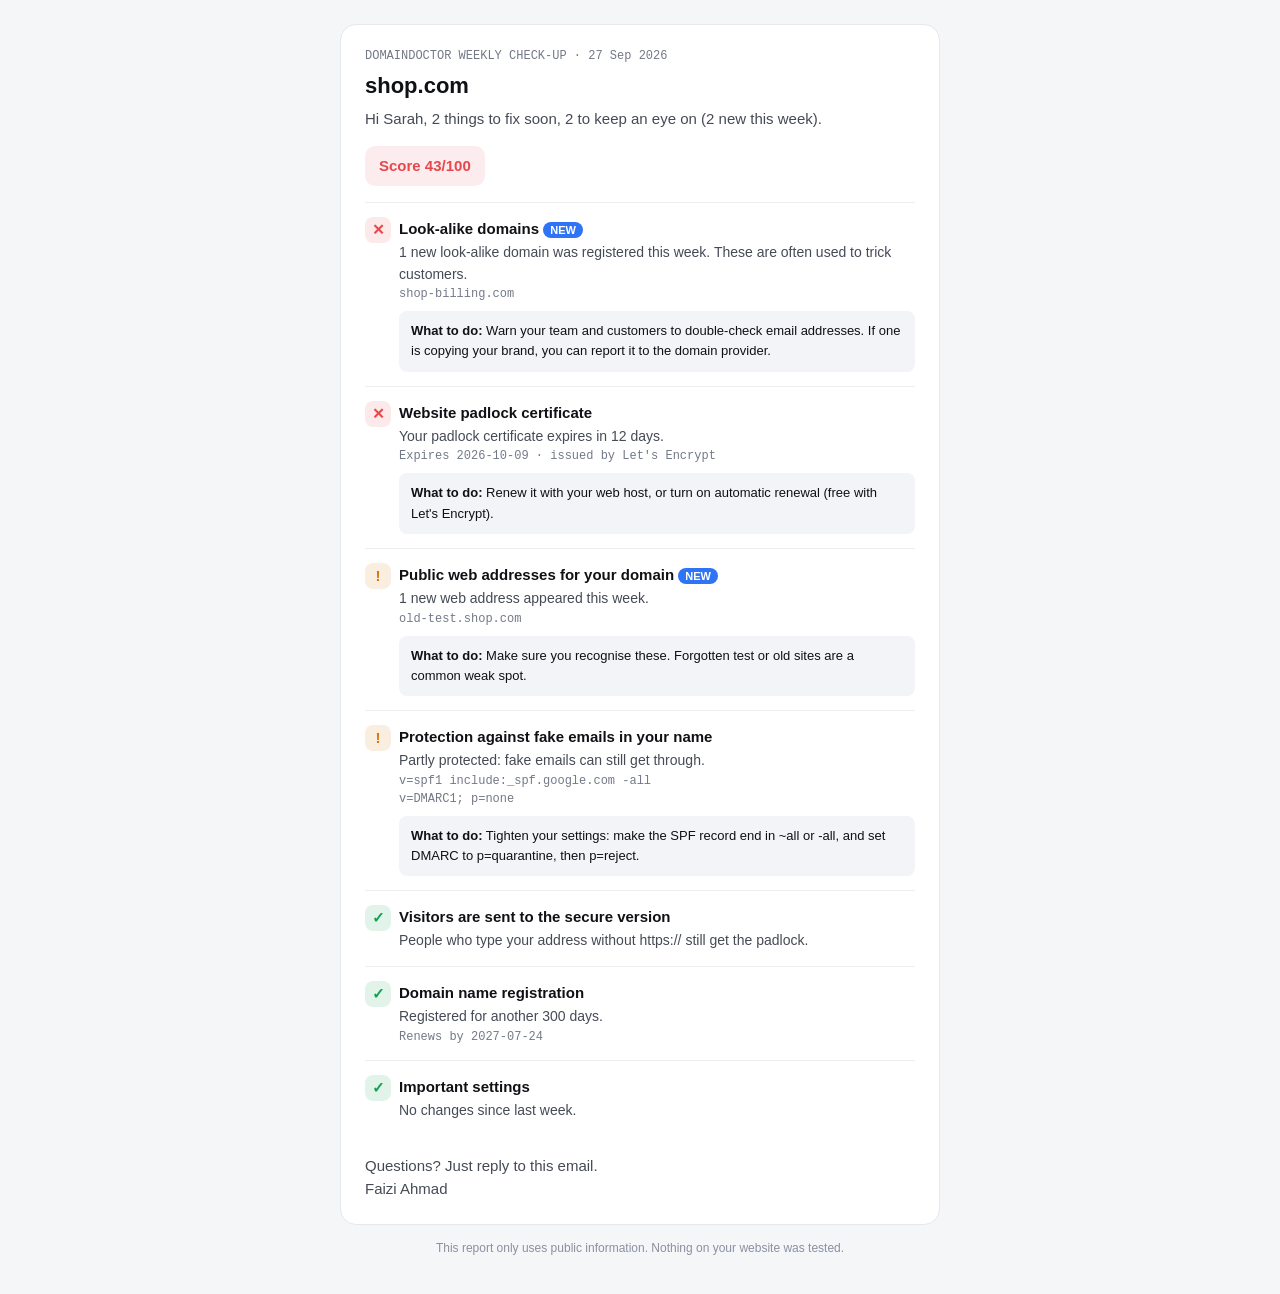
<file: monitor/examples/sample-report.html>
<!doctype html><html><body style="margin:0;background:#f5f6f8;font:15px/1.55 -apple-system,Segoe UI,Inter,Arial,sans-serif;color:#0f1115">
<div style="max-width:600px;margin:0 auto;padding:24px 16px">
<div style="background:#fff;border:1px solid #e6e8ee;border-radius:16px;padding:24px">
<div style="font:12px Menlo,monospace;color:#737987">DOMAINDOCTOR WEEKLY CHECK-UP · 27 Sep 2026</div>
<h1 style="font-size:22px;margin:6px 0 4px">shop.com</h1>
<p style="margin:0 0 16px;color:#454a55">Hi Sarah, 2 things to fix soon, 2 to keep an eye on (2 new this week).</p>
<div style="display:inline-block;padding:8px 14px;border-radius:10px;background:#e5484d1a;color:#e5484d;font-weight:700">Score 43/100</div>
<table style="width:100%;border-collapse:collapse;margin-top:16px"><tr><td style="padding:14px 0;border-top:1px solid #eceef2;vertical-align:top;width:34px"><div style="width:26px;height:26px;border-radius:8px;background:#e5484d1f;color:#e5484d;font-weight:700;text-align:center;line-height:26px">✕</div></td><td style="padding:14px 0;border-top:1px solid #eceef2"><div style="font-weight:600">Look-alike domains <span style="font-size:11px;font-weight:700;color:#fff;background:#2f74f5;border-radius:99px;padding:2px 7px">NEW</span></div><div style="color:#454a55;font-size:14px;margin-top:2px">1 new look-alike domain was registered this week. These are often used to trick customers.</div><div style="font:12px/1.5 Menlo,monospace;color:#737987">shop-billing.com</div><div style="margin-top:8px;padding:10px 12px;background:#f3f4f7;border-radius:8px;font-size:13px"><b>What to do:</b> Warn your team and customers to double-check email addresses. If one is copying your brand, you can report it to the domain provider.</div></td></tr><tr><td style="padding:14px 0;border-top:1px solid #eceef2;vertical-align:top;width:34px"><div style="width:26px;height:26px;border-radius:8px;background:#e5484d1f;color:#e5484d;font-weight:700;text-align:center;line-height:26px">✕</div></td><td style="padding:14px 0;border-top:1px solid #eceef2"><div style="font-weight:600">Website padlock certificate</div><div style="color:#454a55;font-size:14px;margin-top:2px">Your padlock certificate expires in 12 days.</div><div style="font:12px/1.5 Menlo,monospace;color:#737987">Expires 2026-10-09 · issued by Let&#x27;s Encrypt</div><div style="margin-top:8px;padding:10px 12px;background:#f3f4f7;border-radius:8px;font-size:13px"><b>What to do:</b> Renew it with your web host, or turn on automatic renewal (free with Let&#x27;s Encrypt).</div></td></tr><tr><td style="padding:14px 0;border-top:1px solid #eceef2;vertical-align:top;width:34px"><div style="width:26px;height:26px;border-radius:8px;background:#d977061f;color:#d97706;font-weight:700;text-align:center;line-height:26px">!</div></td><td style="padding:14px 0;border-top:1px solid #eceef2"><div style="font-weight:600">Public web addresses for your domain <span style="font-size:11px;font-weight:700;color:#fff;background:#2f74f5;border-radius:99px;padding:2px 7px">NEW</span></div><div style="color:#454a55;font-size:14px;margin-top:2px">1 new web address appeared this week.</div><div style="font:12px/1.5 Menlo,monospace;color:#737987">old-test.shop.com</div><div style="margin-top:8px;padding:10px 12px;background:#f3f4f7;border-radius:8px;font-size:13px"><b>What to do:</b> Make sure you recognise these. Forgotten test or old sites are a common weak spot.</div></td></tr><tr><td style="padding:14px 0;border-top:1px solid #eceef2;vertical-align:top;width:34px"><div style="width:26px;height:26px;border-radius:8px;background:#d977061f;color:#d97706;font-weight:700;text-align:center;line-height:26px">!</div></td><td style="padding:14px 0;border-top:1px solid #eceef2"><div style="font-weight:600">Protection against fake emails in your name</div><div style="color:#454a55;font-size:14px;margin-top:2px">Partly protected: fake emails can still get through.</div><div style="font:12px/1.5 Menlo,monospace;color:#737987">v=spf1 include:_spf.google.com -all</div><div style="font:12px/1.5 Menlo,monospace;color:#737987">v=DMARC1; p=none</div><div style="margin-top:8px;padding:10px 12px;background:#f3f4f7;border-radius:8px;font-size:13px"><b>What to do:</b> Tighten your settings: make the SPF record end in ~all or -all, and set DMARC to p=quarantine, then p=reject.</div></td></tr><tr><td style="padding:14px 0;border-top:1px solid #eceef2;vertical-align:top;width:34px"><div style="width:26px;height:26px;border-radius:8px;background:#12a1501f;color:#12a150;font-weight:700;text-align:center;line-height:26px">✓</div></td><td style="padding:14px 0;border-top:1px solid #eceef2"><div style="font-weight:600">Visitors are sent to the secure version</div><div style="color:#454a55;font-size:14px;margin-top:2px">People who type your address without https:// still get the padlock.</div></td></tr><tr><td style="padding:14px 0;border-top:1px solid #eceef2;vertical-align:top;width:34px"><div style="width:26px;height:26px;border-radius:8px;background:#12a1501f;color:#12a150;font-weight:700;text-align:center;line-height:26px">✓</div></td><td style="padding:14px 0;border-top:1px solid #eceef2"><div style="font-weight:600">Domain name registration</div><div style="color:#454a55;font-size:14px;margin-top:2px">Registered for another 300 days.</div><div style="font:12px/1.5 Menlo,monospace;color:#737987">Renews by 2027-07-24</div></td></tr><tr><td style="padding:14px 0;border-top:1px solid #eceef2;vertical-align:top;width:34px"><div style="width:26px;height:26px;border-radius:8px;background:#12a1501f;color:#12a150;font-weight:700;text-align:center;line-height:26px">✓</div></td><td style="padding:14px 0;border-top:1px solid #eceef2"><div style="font-weight:600">Important settings</div><div style="color:#454a55;font-size:14px;margin-top:2px">No changes since last week.</div></td></tr></table>
<p style="margin:18px 0 0;color:#454a55">Questions? Just reply to this email.<br>Faizi Ahmad</p>
</div>
<p style="text-align:center;color:#8a90a0;font-size:12px;margin-top:14px">This report only uses public information. Nothing on your website was tested.</p>
</div></body></html>
</file>
<file: extension/popup.css>
:root {
  --stage: #0a0a0f; --stage-2: #15151d; --text: #f4f4f7; --text-2: #a9a9b8; --muted: #6c6c7e;
  --line: rgba(255,255,255,.09); --line-2: rgba(255,255,255,.16);
  --brand: #3d8bff; --brand-glow: rgba(61,139,255,.45);
  --paper: #f2efe6; --paper-2: #e7e3d7; --ink: #1b1a17; --ink-2: #57544c; --ink-3: #8a867b;
  --red: #d8323a; --amber: #c27a06; --green: #17864a;
  --sans: system-ui, -apple-system, "Segoe UI", Roboto, sans-serif;
  --mono: ui-monospace, "SF Mono", Menlo, Consolas, monospace;
  color-scheme: dark;
}
:root[data-theme="light"] {
  --stage: #e8e5dd; --stage-2: #dedad0; --text: #121217; --text-2: #4b4a55; --muted: #7c7a84;
  --line: rgba(0,0,0,.1); --line-2: rgba(0,0,0,.18); --brand: #1f63e0; --brand-glow: rgba(31,99,224,.3);
  --paper: #fffdf7; --paper-2: #f1ede2; color-scheme: light;
}
* { box-sizing: border-box; }
html, body { margin: 0; }
body { width: 380px; min-height: 200px; background: var(--stage); color: var(--text); font: 13px/1.5 var(--sans); padding: 14px 14px 10px; }
button, input { font: inherit; color: inherit; }
:focus-visible { outline: 2px solid var(--brand); outline-offset: 2px; border-radius: 6px; }

.top { display: flex; align-items: center; justify-content: space-between; margin-bottom: 12px; }
.logo { display: flex; align-items: center; gap: 8px; font: 700 14px var(--mono); }
.logo b { color: var(--brand); }
.logo-slip { width: 14px; height: 18px; background: var(--paper); border-radius: 2px; position: relative; box-shadow: 0 0 14px var(--brand-glow); }
.logo-slip::before { content: ""; position: absolute; left: 3px; right: 3px; top: 5px; height: 2px; background: var(--brand); box-shadow: 0 3px 0 var(--ink-3), 0 6px 0 var(--ink-3); }
.mode { width: 28px; height: 28px; border-radius: 50%; border: 1px solid var(--line-2); background: transparent; cursor: pointer; color: var(--text-2); }

form label { display: block; font: 600 10px var(--mono); letter-spacing: .1em; color: var(--muted); margin-bottom: 2px; }
.row { display: flex; align-items: center; gap: 10px; }
.row input { flex: 1; min-width: 0; border: 0; border-bottom: 2px solid var(--line-2); background: transparent; outline: 0; padding: 4px 0 6px; font: 700 20px/1.2 var(--sans); letter-spacing: -.02em; color: var(--brand); }
.row input:focus { border-bottom-color: var(--brand); }
.row input::placeholder { color: var(--muted); }
.go { flex: none; width: 38px; height: 38px; border-radius: 50%; border: 0; background: var(--brand); color: #fff; cursor: pointer; display: grid; place-items: center; box-shadow: 0 6px 20px -6px var(--brand-glow); }
.go svg { width: 18px; height: 18px; }
.go:disabled { opacity: .6; }
.go.busy svg { animation: spin 1s linear infinite; }
@keyframes spin { to { transform: rotate(360deg); } }
.err { color: #ff6b6f; font: 12px var(--mono); min-height: 16px; margin-top: 6px; }
.idle { color: var(--text-2); text-align: center; padding: 18px 8px; margin: 0; }

.printer { position: relative; height: 18px; border-radius: 9px; background: var(--stage-2); border: 1px solid var(--line-2); margin: 6px 4px 0; z-index: 2; }
.printer::after { content: ""; position: absolute; left: 14px; right: 14px; top: 7px; height: 3px; border-radius: 2px; background: #000; box-shadow: 0 0 10px var(--brand-glow); }
.printer .led { position: absolute; right: 6px; top: 5px; width: 6px; height: 6px; border-radius: 50%; background: var(--brand); box-shadow: 0 0 8px var(--brand); }
.printer.working .led { animation: blink .5s steps(1) infinite; }
@keyframes blink { 50% { opacity: .2; } }
.loading { text-align: center; font: 12px var(--mono); color: var(--text-2); margin: 12px 0 6px; }
.feed { overflow: hidden; margin: -9px 10px 0; padding-bottom: 6px; }
.slip { position: relative; background: var(--paper); color: var(--ink); font: 12px/1.5 var(--mono); padding: 22px 16px 18px;
  -webkit-mask: radial-gradient(circle 5px at 50% 100%, transparent 4.5px, #000 5px) 0 100% / 12px 10px repeat-x, linear-gradient(#000 0 0) 0 0 / 100% calc(100% - 9px) no-repeat;
  mask: radial-gradient(circle 5px at 50% 100%, transparent 4.5px, #000 5px) 0 100% / 12px 10px repeat-x, linear-gradient(#000 0 0) 0 0 / 100% calc(100% - 9px) no-repeat;
  transform: translateY(-101%); }
.slip.out { transform: none; transition: transform 1.2s cubic-bezier(.35,.1,.25,1); }
.s-head { text-align: center; }
.s-head .brand { font-weight: 700; letter-spacing: .16em; font-size: 10px; color: var(--ink-2); }
.s-head .dom { font: 700 17px/1.2 var(--sans); color: var(--ink); margin: 6px 0 0; word-break: break-all; }
.rule { border: 0; border-top: 1.5px dashed color-mix(in srgb, var(--ink) 35%, transparent); margin: 12px 0; }
.score { display: flex; align-items: baseline; justify-content: center; gap: 6px; }
.score b { font: 800 50px/1 var(--sans); letter-spacing: -.05em; }
.score span { color: var(--ink-3); }
.verdict { text-align: center; color: var(--ink-2); margin-top: 4px; font-size: 11.5px; }
.stamp { position: absolute; right: 10px; top: 72px; font: 800 14px/1 var(--sans); letter-spacing: .06em; text-transform: uppercase; padding: 5px 9px; border: 3px solid currentColor; border-radius: 6px; transform: rotate(-12deg) scale(2); opacity: 0; pointer-events: none; mix-blend-mode: multiply; background: color-mix(in srgb, currentColor 6%, transparent); }
.stamp.yes { color: var(--red); } .stamp.maybe { color: var(--amber); } .stamp.no { color: var(--green); }
.stamp.hit { opacity: .95; transform: rotate(-12deg) scale(1); transition: transform .28s cubic-bezier(.5,1.8,.6,1), opacity .12s; }
.lines { margin: 0; padding: 0; list-style: none; }
.lines details { border-bottom: 1px dotted color-mix(in srgb, var(--ink) 22%, transparent); }
.lines li:last-child details { border-bottom: 0; }
.lines summary { list-style: none; cursor: pointer; display: flex; align-items: baseline; gap: 6px; padding: 6px 0; }
.lines summary::-webkit-details-marker { display: none; }
.lines .lbl { white-space: nowrap; }
.lines .dots { flex: 1; min-width: 8px; border-bottom: 2px dotted color-mix(in srgb, var(--ink) 30%, transparent); transform: translateY(-3px); }
.lines .val { font-weight: 700; white-space: nowrap; }
.lines .car { color: var(--ink-3); display: inline-block; width: 8px; transition: transform .2s; }
.lines details[open] .car { transform: rotate(90deg); }
.v-good { color: var(--green); } .v-warn { color: var(--amber); } .v-bad { color: var(--red); } .v-tip { color: var(--ink-3); }
.more { padding: 0 0 10px 14px; font: 12px/1.55 var(--sans); color: var(--ink-2); }
.more p { margin: 0 0 6px; }
.more .fix { background: var(--paper-2); border-left: 3px solid var(--ink); padding: 8px 10px; margin-top: 4px; }
.more .fix b { display: block; font: 700 10px var(--mono); letter-spacing: .12em; color: var(--ink); margin-bottom: 2px; }
.more code, .more pre { font-family: var(--mono); font-size: 11px; }
.more pre { margin: 4px 0 0; padding: 6px 8px; background: var(--paper); border: 1px dashed color-mix(in srgb, var(--ink) 25%, transparent); white-space: pre-wrap; word-break: break-all; }
.found { font: 10.5px/1.5 var(--mono); color: var(--ink-3); word-break: break-all; margin-top: 4px; }
.lines li { opacity: 0; }
.lines li.in { opacity: 1; transition: opacity .2s; }
.hint { text-align: center; color: var(--ink-3); font-size: 10.5px; margin-top: 8px; }

.actions { display: grid; grid-template-columns: 1fr 1fr; gap: 8px; margin-top: 10px; }
.actions a, .actions button { display: flex; align-items: center; justify-content: center; gap: 6px; padding: 9px 10px; border-radius: 10px; font-weight: 600; font-size: 12.5px; text-decoration: none; cursor: pointer; border: 1px solid var(--line-2); background: transparent; color: var(--text); }
.actions .primary { background: var(--brand); border-color: var(--brand); color: #fff; }
.actions .wide { grid-column: 1 / -1; font: 500 11.5px var(--mono); color: var(--text-2); }
.foot { text-align: center; font: 10.5px var(--mono); color: var(--muted); margin-top: 10px; }
@media (prefers-reduced-motion: reduce) {
  .slip, .slip.out { transform: none; transition: none; }
  .lines li { opacity: 1; }
  .stamp { transition: none !important; }
}
</file>
